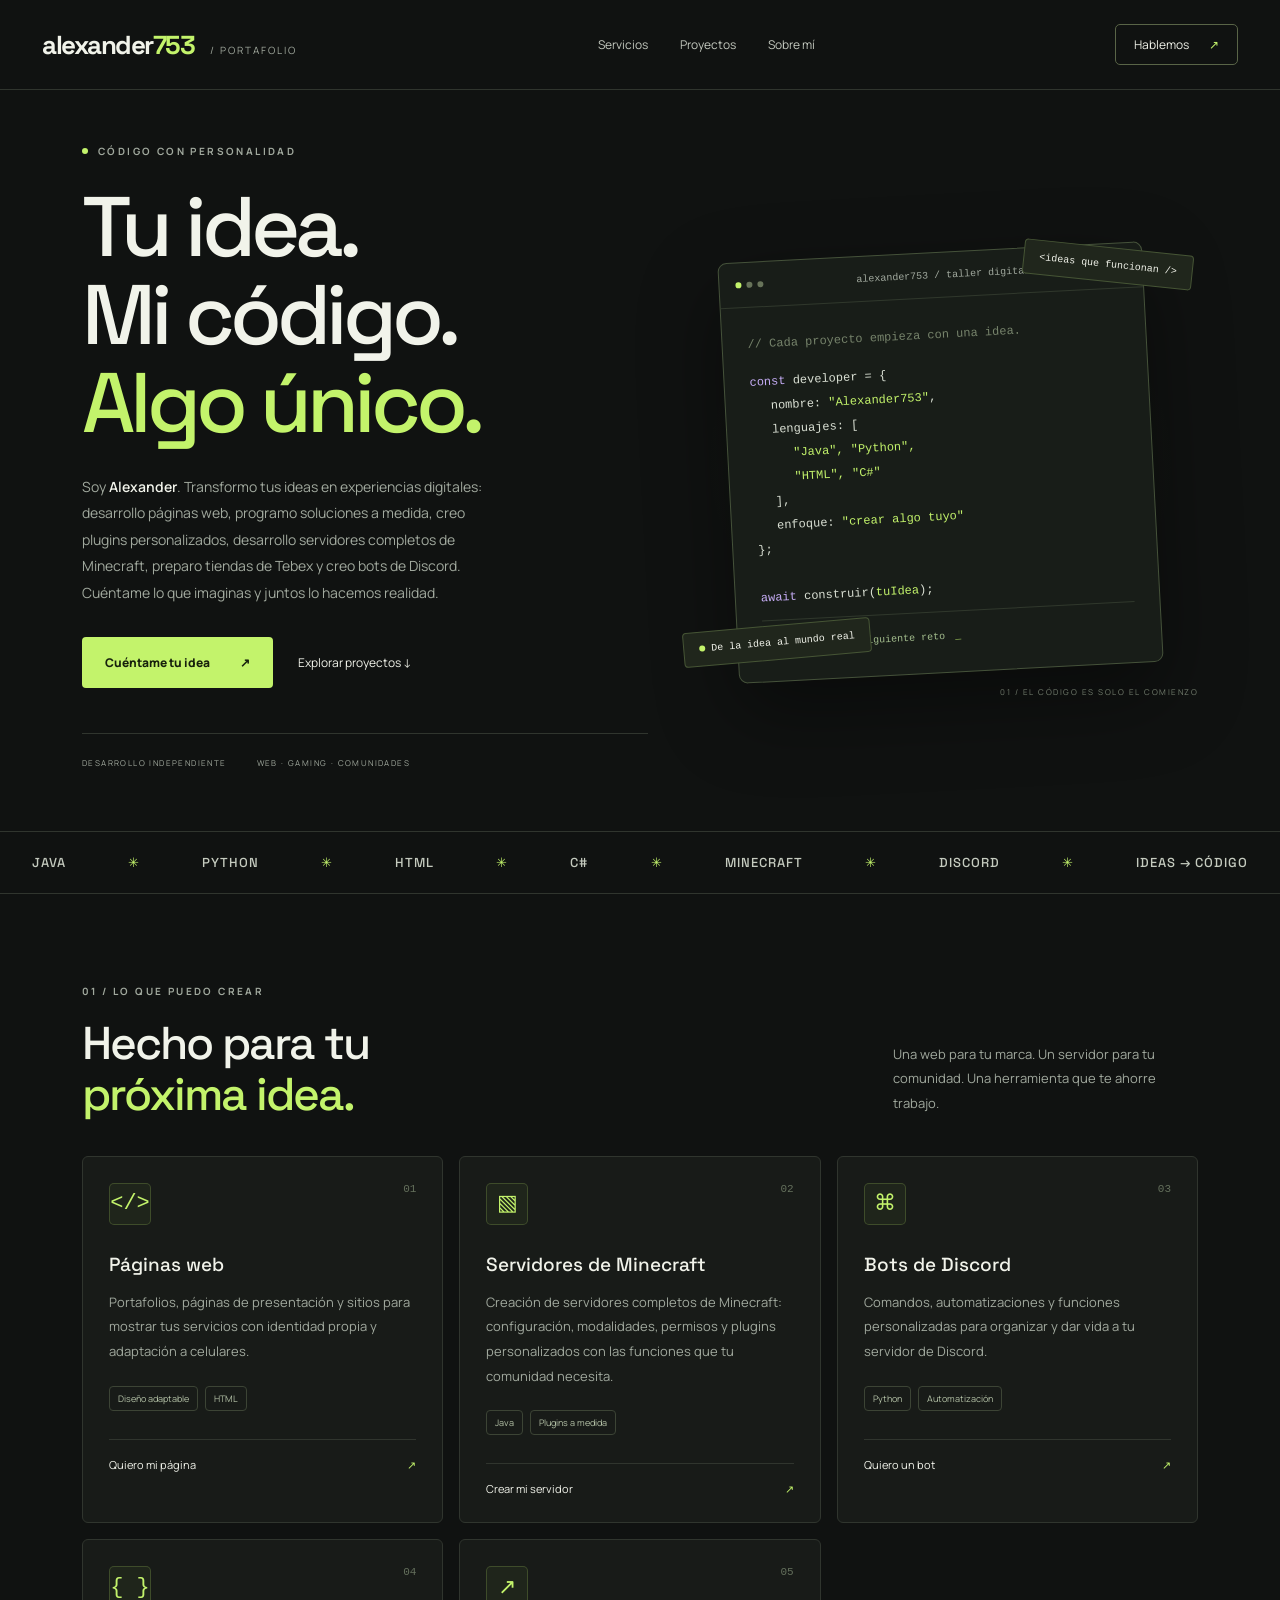
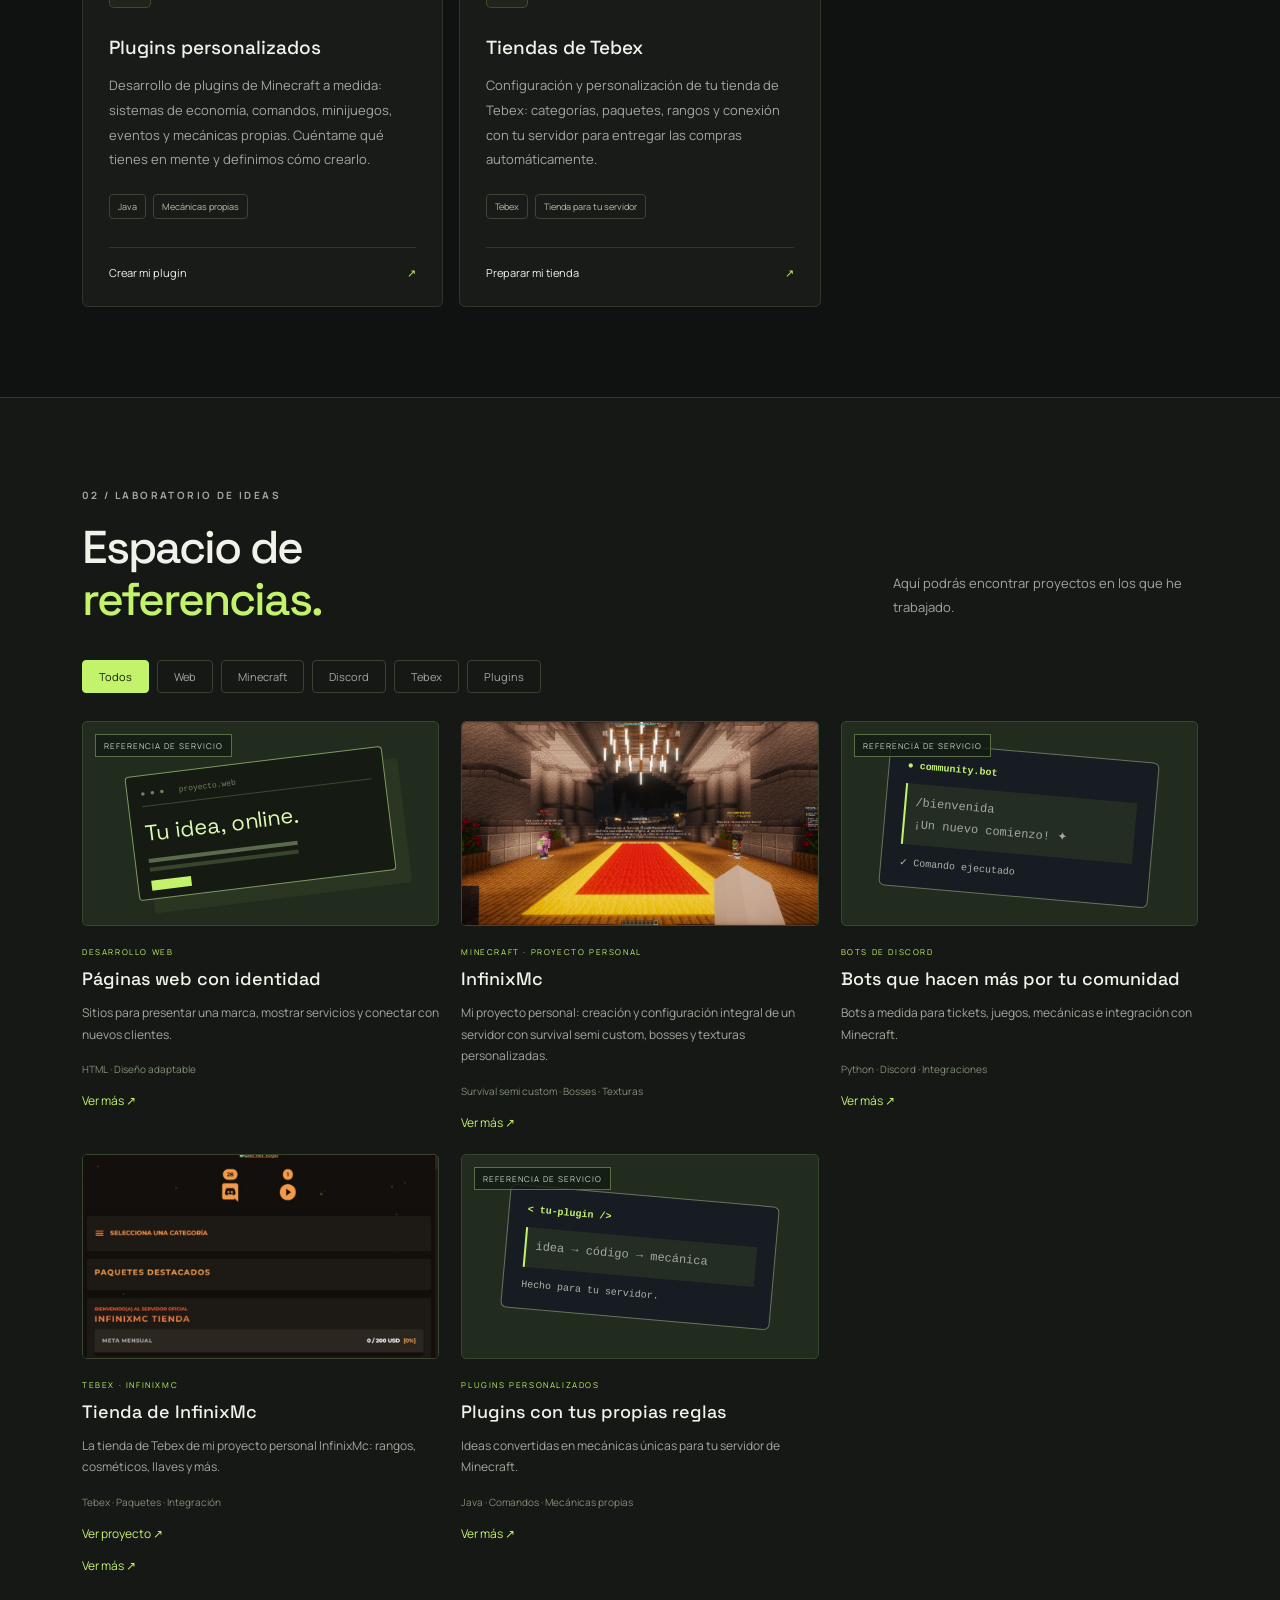
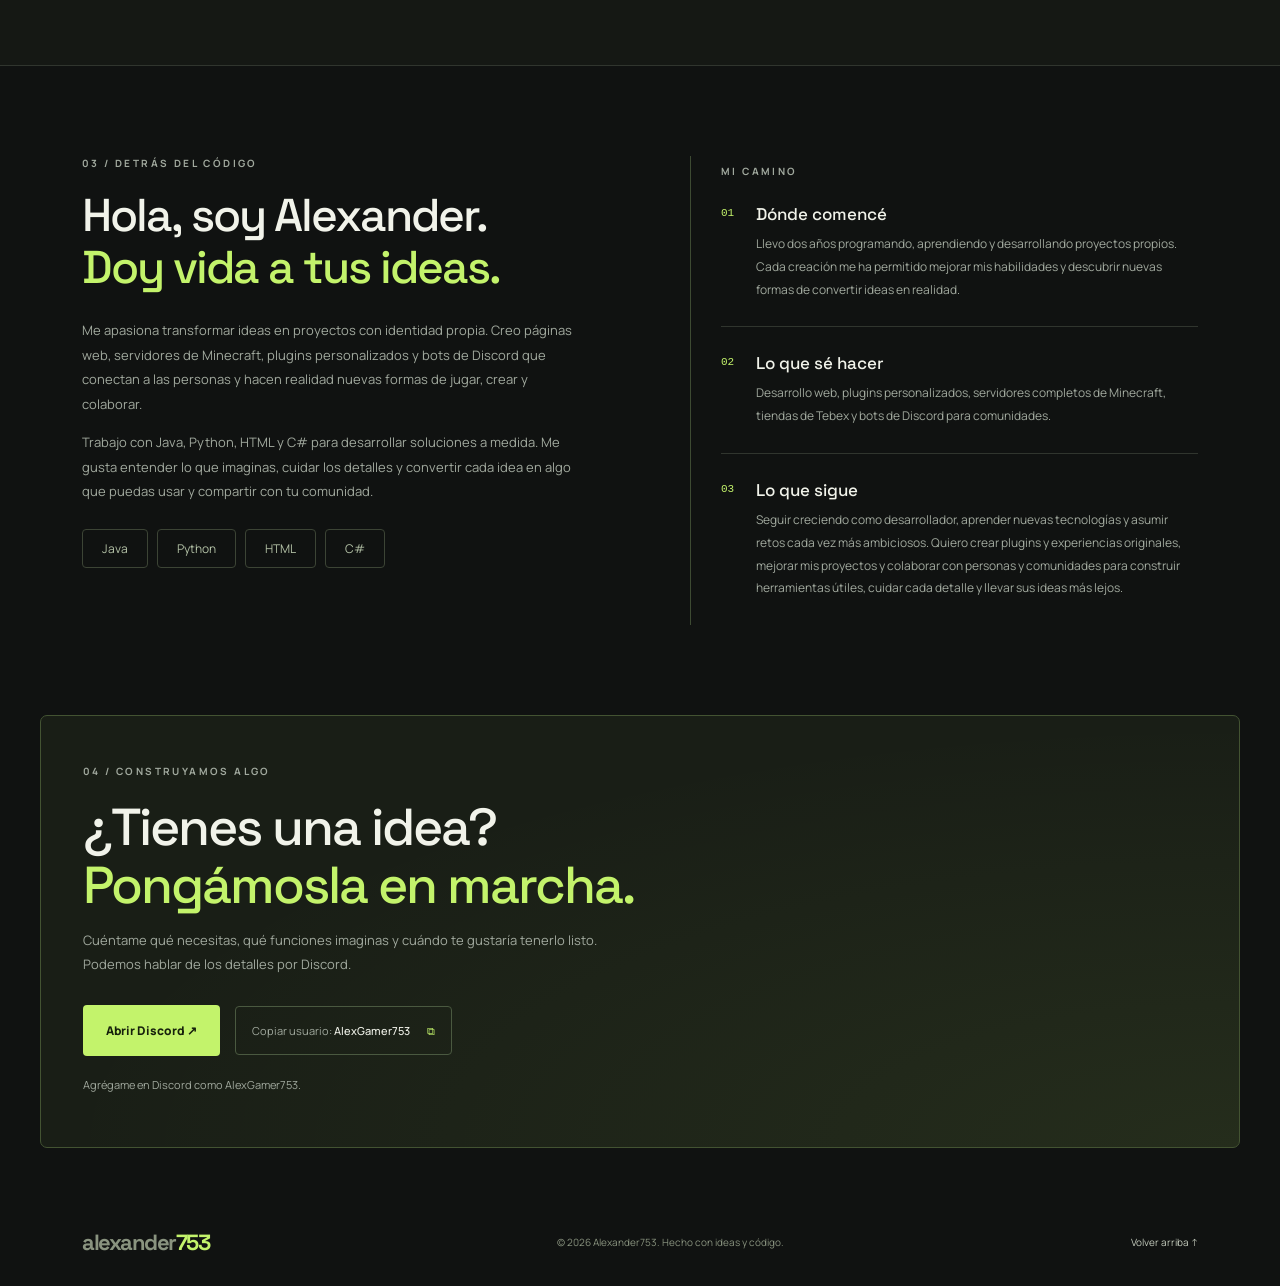
<file: index.html>
<!doctype html>
<html lang="es"><head><meta charset="UTF-8"><meta name="viewport" content="width=device-width,initial-scale=1"><meta name="description" content="Alexander753: desarrollo web, servidores de Minecraft y bots de Discord. Conoce mis servicios y hablemos de tu proyecto."><meta name="theme-color" content="#101211"><title>Alexander753 Portafolio</title><link rel="stylesheet" href="styles.css"><script defer src="config.js?v=20261017-2"></script><script defer src="app.js"></script></head>
<body><div id="progress" aria-hidden="true"></div><header><a class="brand" href="#inicio">alexander<span>753</span><small> / PORTAFOLIO</small></a><nav aria-label="Navegación principal"><a href="#servicios">Servicios</a><a href="#proyectos">Proyectos</a><a href="#sobre-mi">Sobre mí</a></nav><a class="nav-contact" href="#contacto">Hablemos <span>↗</span></a></header>
<main><section class="hero wrap" id="inicio"><div class="eyebrow"><i></i> CÓDIGO CON PERSONALIDAD</div><div class="hero-grid"><div><h1>Tu idea.<br>Mi código.<br><em>Algo único.</em></h1><p class="intro">Soy <strong>Alexander</strong>. Transformo tus ideas en experiencias digitales: desarrollo páginas web, programo soluciones a medida, creo plugins personalizados, desarrollo servidores completos de Minecraft, preparo tiendas de Tebex y creo bots de Discord. Cuéntame lo que imaginas y juntos lo hacemos realidad.</p><div class="actions"><a class="button" href="#contacto">Cuéntame tu idea <span>↗</span></a><a class="text-link" href="#proyectos">Explorar proyectos ↓</a></div><div class="hero-foot"><span>DESARROLLO INDEPENDIENTE</span><span>WEB · GAMING · COMUNIDADES</span></div></div><div class="visual"><div class="orbit orbit-one"></div><div class="orbit orbit-two"></div><span class="float-tag tag-top">&lt;ideas que funcionan /&gt;</span><div class="terminal"><div class="terminal-head"><span><b></b><b></b><b></b></span> alexander753 / taller digital <span>↗</span></div><div class="terminal-body"><div class="comment">// Cada proyecto empieza con una idea.</div><div><span class="purple">const</span> developer = {</div><div class="indent">nombre: <span class="lime">"Alexander753"</span>,</div><div class="indent">lenguajes: [</div><div class="indent twice lime">"Java", "Python",</div><div class="indent twice lime">"HTML", "C#"</div><div class="indent">],</div><div class="indent">enfoque: <span class="lime">"crear algo tuyo"</span></div><div>};</div><br><div><span class="purple">await</span> construir(<span class="lime">tuIdea</span>);</div><div class="terminal-result">✓ Listo para el siguiente reto<span class="cursor">_</span></div></div></div><span class="float-tag tag-bottom"><i></i> De la idea al mundo real</span><div class="visual-caption">01 / EL CÓDIGO ES SOLO EL COMIENZO</div></div></div></section>
<div class="tech-strip"><div>JAVA <span>✳</span> PYTHON <span>✳</span> HTML <span>✳</span> C# <span>✳</span> MINECRAFT <span>✳</span> DISCORD <span>✳</span> IDEAS → CÓDIGO</div></div>
<section class="wrap section" id="servicios"><div class="section-top"><div><div class="eyebrow">01 / LO QUE PUEDO CREAR</div><h2>Hecho para tu<br><em>próxima idea.</em></h2></div><p>Una web para tu marca. Un servidor para tu comunidad. Una herramienta que te ahorre trabajo.</p></div><div class="services"><article><span class="service-icon">&lt;/&gt;</span><span class="index">01</span><h3>Páginas web</h3><p>Portafolios, páginas de presentación y sitios para mostrar tus servicios con identidad propia y adaptación a celulares.</p><div class="tags"><span>Diseño adaptable</span><span>HTML</span></div><a href="#contacto" data-service="una página web">Quiero mi página <span>↗</span></a></article><article><span class="service-icon">▧</span><span class="index">02</span><h3>Servidores de Minecraft</h3><p>Creación de servidores completos de Minecraft: configuración, modalidades, permisos y plugins personalizados con las funciones que tu comunidad necesita.</p><div class="tags"><span>Java</span><span>Plugins a medida</span></div><a href="#contacto" data-service="un servidor de Minecraft">Crear mi servidor <span>↗</span></a></article><article><span class="service-icon">⌘</span><span class="index">03</span><h3>Bots de Discord</h3><p>Comandos, automatizaciones y funciones personalizadas para organizar y dar vida a tu servidor de Discord.</p><div class="tags"><span>Python</span><span>Automatización</span></div><a href="#contacto" data-service="un bot de Discord">Quiero un bot <span>↗</span></a></article><article><span class="service-icon">{ }</span><span class="index">04</span><h3>Plugins personalizados</h3><p>Desarrollo de plugins de Minecraft a medida: sistemas de economía, comandos, minijuegos, eventos y mecánicas propias. Cuéntame qué tienes en mente y definimos cómo crearlo.</p><div class="tags"><span>Java</span><span>Mecánicas propias</span></div><a href="#contacto" data-service="un plugin personalizado">Crear mi plugin <span>↗</span></a></article><article><span class="service-icon">↗</span><span class="index">05</span><h3>Tiendas de Tebex</h3><p>Configuración y personalización de tu tienda de Tebex: categorías, paquetes, rangos y conexión con tu servidor para entregar las compras automáticamente.</p><div class="tags"><span>Tebex</span><span>Tienda para tu servidor</span></div><a href="#contacto" data-service="una tienda de Tebex">Preparar mi tienda <span>↗</span></a></article></div></section>
<section class="project-section" id="proyectos"><div class="wrap section"><div class="section-top"><div><div class="eyebrow">02 / LABORATORIO DE IDEAS</div><h2>Espacio de<br><em>referencias.</em></h2></div><p>Aquí podrás encontrar proyectos en los que he trabajado.</p></div><div class="filters" role="group" aria-label="Filtrar proyectos"><button class="active" data-filter="all" aria-pressed="true">Todos</button><button data-filter="web" aria-pressed="false">Web</button><button data-filter="minecraft" aria-pressed="false">Minecraft</button><button data-filter="discord" aria-pressed="false">Discord</button><button data-filter="tebex" aria-pressed="false">Tebex</button><button data-filter="plugins" aria-pressed="false">Plugins</button></div><div id="project-grid" class="projects"></div></div></section>
<section class="wrap section about" id="sobre-mi"><div><div class="eyebrow">03 / DETRÁS DEL CÓDIGO</div><h2>Hola, soy Alexander.<br><em>Doy vida a tus ideas.</em></h2><p data-bio>Me apasiona transformar ideas en proyectos con identidad propia. Creo páginas web, servidores de Minecraft, plugins personalizados y bots de Discord que conectan a las personas y hacen realidad nuevas formas de jugar, crear y colaborar.</p><p>Trabajo con Java, Python, HTML y C# para desarrollar soluciones a medida. Me gusta entender lo que imaginas, cuidar los detalles y convertir cada idea en algo que puedas usar y compartir con tu comunidad.</p><div class="skills"><span>Java</span><span>Python</span><span>HTML</span><span>C#</span></div></div><div class="journey"><div class="eyebrow">MI CAMINO</div><article><span>01</span><div><h3>Dónde comencé</h3><p data-story>Llevo dos años programando, aprendiendo y desarrollando proyectos propios. Cada creación me ha permitido mejorar mis habilidades y descubrir nuevas formas de convertir ideas en realidad.</p></div></article><article><span>02</span><div><h3>Lo que sé hacer</h3><p>Desarrollo web, plugins personalizados, servidores completos de Minecraft, tiendas de Tebex y bots de Discord para comunidades.</p></div></article><article><span>03</span><div><h3>Lo que sigue</h3><p>Seguir creciendo como desarrollador, aprender nuevas tecnologías y asumir retos cada vez más ambiciosos. Quiero crear plugins y experiencias originales, mejorar mis proyectos y colaborar con personas y comunidades para construir herramientas útiles, cuidar cada detalle y llevar sus ideas más lejos.</p></div></article></div></section>
<section class="wrap contact" id="contacto"><div class="eyebrow">04 / CONSTRUYAMOS ALGO</div><h2>¿Tienes una idea?<br><em>Pongámosla en marcha.</em></h2><p>Cuéntame qué necesitas, qué funciones imaginas y cuándo te gustaría tenerlo listo. Podemos hablar de los detalles por Discord.</p><div class="contact-actions"><a class="button" id="discord-link" href="https://discord.com/app" target="_blank" rel="noopener noreferrer">Abrir Discord ↗</a><button class="copy-button" id="copy-discord">Copiar usuario: <strong>AlexGamer753</strong> <span>⧉</span></button></div><p class="contact-note" id="contact-status" role="status">Agrégame en Discord como AlexGamer753.</p></section></main><footer class="wrap"><a class="brand" href="#inicio">alexander<span>753</span></a><span>© <span id="year"></span> Alexander753. Hecho con ideas y código.</span><a href="#inicio">Volver arriba ↑</a></footer></body></html>
</file>
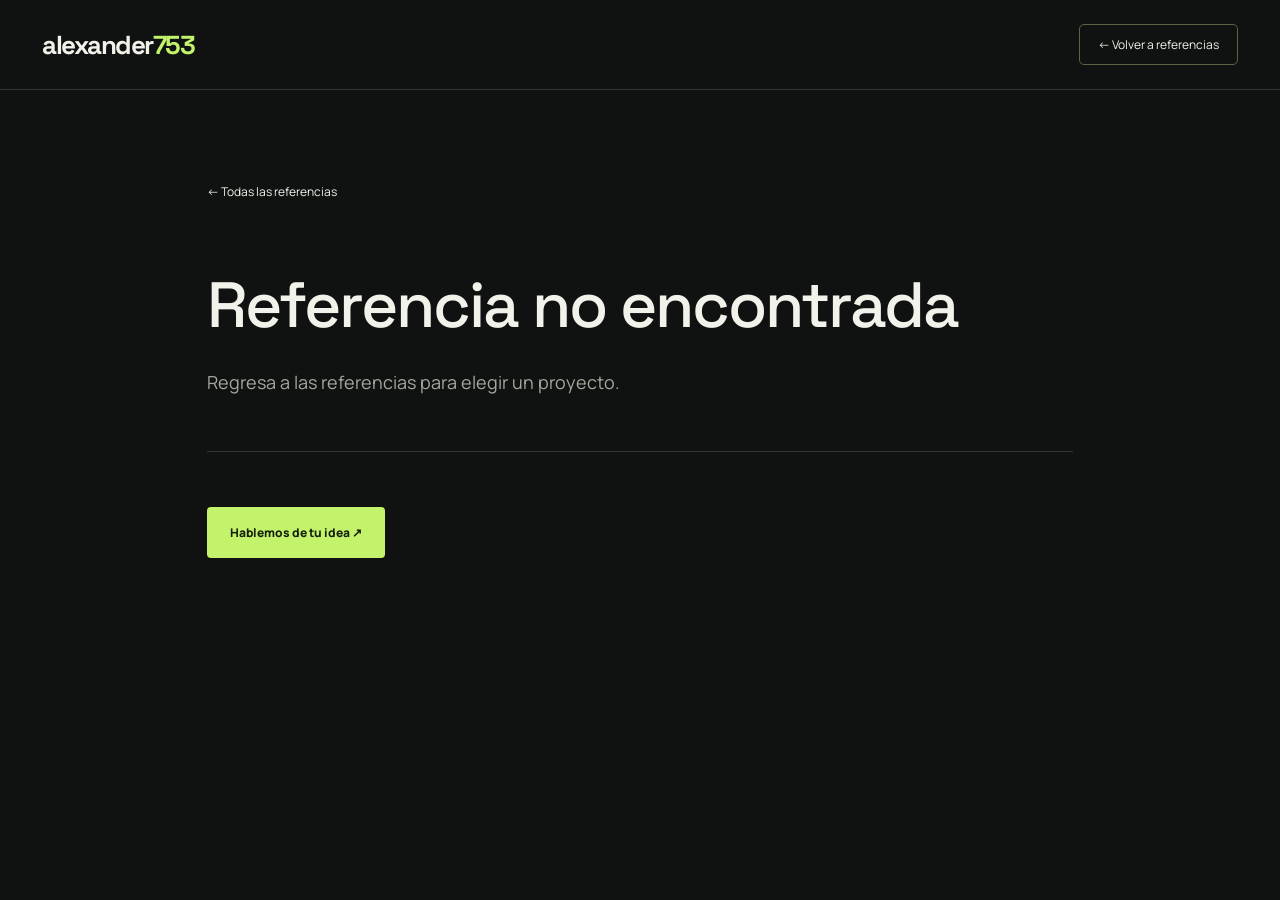
<file: referencia.html>
<!doctype html><html lang="es"><head><meta charset="utf-8"><meta name="viewport" content="width=device-width,initial-scale=1"><title>Referencia | Alexander753</title><link rel="stylesheet" href="styles.css"><script defer src="config.js"></script><script defer src="referencia.js"></script></head><body><header><a class="brand" href="index.html">alexander<span>753</span></a><a class="nav-contact" href="index.html#proyectos">← Volver a referencias</a></header><main class="wrap section detail"><a class="text-link" href="index.html#proyectos">← Todas las referencias</a><div class="eyebrow" id="detail-label"></div><h1 id="detail-title">Referencia</h1><p class="detail-intro" id="detail-context"></p><div class="tags" id="detail-tech"></div><h2>El proyecto en detalle</h2><ul id="detail-points"></ul><p id="detail-extra"></p><p class="detail-note" id="detail-note"></p><a class="button" href="index.html#contacto">Hablemos de tu idea ↗</a></main></body></html>
</file>
<file: styles.css>
@import url('https://fonts.googleapis.com/css2?family=Space+Grotesk:wght@400;500;600;700&family=Manrope:wght@400;500;600;700;800&display=swap');
:root{--bg:#101211;--panel:#181b18;--line:#30352e;--muted:#a1a99e;--lime:#c3f36b;--white:#f1f3ea}*{box-sizing:border-box}html{scroll-behavior:smooth;scroll-padding-top:100px;scrollbar-color:var(--lime) var(--bg);scrollbar-width:auto}body{margin:0;background:var(--bg);color:var(--white);font:15px 'Manrope',sans-serif}a{color:inherit;text-decoration:none}button{font:inherit;cursor:pointer}button,a{-webkit-tap-highlight-color:transparent}a:focus-visible,button:focus-visible{outline:2px solid var(--lime);outline-offset:6px}::selection{background:var(--lime);color:var(--bg)}::-webkit-scrollbar{width:10px}::-webkit-scrollbar-track{background:var(--bg)}::-webkit-scrollbar-thumb{background:#8cae50;border:2px solid var(--bg);border-radius:10px}#progress{position:fixed;top:0;left:0;height:3px;background:var(--lime);z-index:20;width:0}.wrap{max-width:1200px;margin:auto;padding-left:42px;padding-right:42px}header{height:90px;display:flex;align-items:center;justify-content:space-between;max-width:1360px;margin:auto;padding:0 42px;border-bottom:1px solid var(--line)}.brand{font:700 26px 'Space Grotesk',sans-serif;letter-spacing:-1.5px}.brand span{color:var(--lime)}.brand small{font:10px 'Manrope',sans-serif;letter-spacing:2px;color:var(--muted);margin-left:12px}nav{display:flex;gap:32px;font-size:12px;color:#c4c9bf}nav a:hover,.text-link:hover{color:var(--lime)}.nav-contact{font-size:12px;border:1px solid #596447;border-radius:5px;padding:11px 18px}.nav-contact span{margin-left:18px;color:var(--lime)}.hero{padding-top:54px;padding-bottom:38px}.eyebrow{font-size:10px;letter-spacing:2.4px;font-weight:700;color:var(--muted);display:flex;align-items:center;gap:10px}.eyebrow i,.float-tag i{width:6px;height:6px;display:inline-block;background:var(--lime);border-radius:50%}.hero-grid{display:grid;grid-template-columns:1.1fr 1fr;gap:35px;align-items:center}h1{font:500 clamp(56px,6.6vw,88px)/1.04 'Space Grotesk',sans-serif;letter-spacing:-5px;margin:26px 0}em{font-style:normal;color:var(--lime)}.intro{color:var(--muted);max-width:410px;line-height:1.9;font-size:14px}.intro strong{color:var(--white);font-weight:600}.actions{display:flex;gap:25px;align-items:center;margin-top:30px}.button{background:var(--lime);color:#17210c;padding:17px 23px;border-radius:4px;font-size:12px;font-weight:800;display:inline-flex;gap:30px;align-items:center;transition:transform .2s,background .2s}.button:hover{background:#d3ff8a;transform:translateY(-2px)}.text-link{font-size:12px}.hero-foot{border-top:1px solid var(--line);display:flex;gap:30px;margin-top:45px;padding-top:23px;font-size:8px;letter-spacing:1.4px;color:var(--muted)}.visual{position:relative;min-height:440px;display:flex;align-items:center;justify-content:center;background:radial-gradient(ellipse,#8db24915,transparent 65%)}.orbit{position:absolute;border:1px solid #a2be6320;border-radius:50%;width:400px;height:400px;transform:rotate(-25deg)}.orbit-two{width:470px;height:250px;transform:rotate(-40deg)}.terminal{position:relative;width:100%;max-width:425px;background:#181d18;border:1px solid #45523a;border-radius:9px;box-shadow:0 30px 80px #0006;transform:rotate(-3deg)}.terminal-head{border-bottom:1px solid #30382c;padding:16px;font:10px monospace;color:var(--muted);display:flex;justify-content:space-between;align-items:center}.terminal-head b{display:inline-block;width:6px;height:6px;border-radius:50%;background:#677359;margin-right:5px}.terminal-head b:first-child{background:var(--lime)}.terminal-body{padding:25px;font:12px/2 monospace;color:#dae0d4}.comment{color:#76836b;margin-bottom:14px}.indent{padding-left:20px}.twice{padding-left:40px}.purple{color:#c6adf6}.lime{color:var(--lime)}.terminal-result{color:#a4be8e;border-top:1px solid #30382c;padding-top:15px;margin-top:10px;font-size:10px}.cursor{color:var(--lime);margin-left:10px}.float-tag{position:absolute;background:#20261c;border:1px solid #465535;padding:11px 15px;z-index:2;font:10px monospace;border-radius:4px}.tag-top{right:5px;top:4px;transform:rotate(6deg)}.tag-bottom{bottom:23px;left:0;transform:rotate(-5deg)}.visual-caption{position:absolute;bottom:-14px;right:0;font-size:8px;letter-spacing:1.5px;color:#737d6e}.tech-strip{border-block:1px solid var(--line);padding:22px 0;overflow:hidden;margin-top:25px}.tech-strip>div{display:flex;justify-content:space-evenly;gap:30px;white-space:nowrap;font:500 13px 'Space Grotesk',sans-serif;letter-spacing:1px;color:#c5cbbf}.tech-strip span{color:var(--lime)}.section{padding-top:90px;padding-bottom:90px}.section-top{display:flex;justify-content:space-between;align-items:end;gap:40px;margin-bottom:35px}h2{font:500 46px/1.12 'Space Grotesk',sans-serif;letter-spacing:-2px;margin:20px 0 0}.section-top>p{max-width:305px;color:var(--muted);font-size:13px;line-height:1.9;margin:0 0 5px}.services{display:grid;grid-template-columns:repeat(3,1fr);gap:16px}.services article{background:var(--panel);border:1px solid var(--line);border-radius:6px;padding:26px;position:relative;transition:border-color .2s}.services article:hover{border-color:#809757}.service-icon{display:inline-flex;width:42px;height:42px;align-items:center;justify-content:center;background:#c3f36b0c;color:var(--lime);border:1px solid #c3f36b30;border-radius:5px;font:22px monospace}.index{float:right;font:11px monospace;color:#64705c}h3{font:500 19px 'Space Grotesk',sans-serif;margin:27px 0 12px}.services p,.about p{font-size:13px;color:var(--muted);line-height:1.9}.tags{display:flex;gap:7px;margin:22px 0 28px}.tags span,.skills span{border:1px solid #3c4435;border-radius:4px;color:#b4c2a7;font-size:9px;padding:5px 8px}.services article>a{display:flex;justify-content:space-between;font-size:11px;border-top:1px solid var(--line);padding-top:17px}.services article>a span{color:var(--lime)}.project-section{background:#151814;border-block:1px solid var(--line)}.filters{display:flex;gap:8px;margin-bottom:28px}.filters button{border:1px solid #394231;background:transparent;color:var(--muted);border-radius:4px;padding:8px 16px;font-size:11px}.filters .active{background:var(--lime);border-color:var(--lime);color:#17210c}.projects{display:grid;grid-template-columns:repeat(3,1fr);gap:22px}.project[hidden]{display:none}.project-art{height:205px;border:1px solid #38452f;background:#222c1e;overflow:hidden;position:relative;border-radius:5px;display:flex;align-items:center;justify-content:center}.project-art img{width:100%;height:100%;object-fit:cover}.demo-label{position:absolute;top:12px;left:12px;font-size:8px;letter-spacing:1px;background:#111b12cc;color:#c5d4bd;padding:5px 8px;border:1px solid #5b6e46;z-index:1}.mini-browser{width:73%;height:125px;border:1px solid #7d9860;border-radius:4px;background:#151b12;transform:rotate(-7deg);padding:13px;box-shadow:14px 14px 0 #c3f36b0b}.mini-top{color:#71835f;font:8px monospace;border-bottom:1px solid #3a4930;padding-bottom:8px}.mini-title{font:22px 'Space Grotesk';margin:12px 0;color:#def9b5}.mini-lines{height:4px;width:65%;background:#5b6a4c;box-shadow:0 9px #37452d}.mini-button{background:var(--lime);width:40px;height:10px;margin-top:18px}.blocks{display:flex;gap:4px;align-items:end;transform:rotate(-12deg)}.blocks i{display:block;width:49px;height:57px;background:linear-gradient(#a6cc67 0 25%,#536e37 25% 35%,#37492c 35%);border:1px solid #7e9d56;box-shadow:10px 10px 0 #14220f}.blocks i:nth-child(2){height:95px}.blocks i:nth-child(3){height:75px}.bot-demo{width:76%;background:#171c22;padding:18px;border:1px solid #66745d;border-radius:6px;transform:rotate(5deg);font:10px monospace;color:#aab4a6}.bot-demo b{color:var(--lime)}.bot-demo p{background:#242d23;padding:9px;border-left:2px solid var(--lime);line-height:1.8}.project-label{color:var(--lime);font-size:8px;letter-spacing:1.6px;margin-top:20px}.project h3{margin:10px 0;font-size:18px}.project p{color:var(--muted);font-size:12px;line-height:1.8}.project small{color:#818f76;font-size:10px}.project-link{display:inline-block;color:var(--lime);font-size:12px;margin-top:14px}.about{display:grid;grid-template-columns:1fr 1fr;gap:100px}.about h2{margin-bottom:25px}.skills{display:flex;gap:9px;margin-top:25px}.skills span{font-size:12px;padding:10px 19px}.journey{border-left:1px solid #3d4a32;padding:8px 0 0 30px}.journey article{display:flex;gap:22px;border-bottom:1px solid var(--line);padding:25px 0}.journey article:last-child{border:0}.journey article>span{font:11px monospace;color:var(--lime);padding-top:4px}.journey h3{font-size:17px;margin:0 0 8px}.journey p{margin:0;font-size:12px}.contact{background:radial-gradient(ellipse at right bottom,#c3f36b12,transparent 70%),#191e16;border:1px solid #435332;border-radius:7px;padding-top:48px;padding-bottom:40px;margin-bottom:65px}.contact h2{font-size:52px}.contact>p{max-width:560px;font-size:13px;line-height:1.9;color:var(--muted)}.contact-actions{display:flex;gap:15px;margin-top:28px;align-items:center;flex-wrap:wrap}.copy-button{border:1px solid #4a5940;background:transparent;border-radius:4px;color:var(--muted);font-size:11px;padding:16px}.copy-button strong{color:var(--white);font-weight:500}.copy-button span{margin-left:15px;color:var(--lime)}.contact .contact-note{font-size:11px;margin-top:19px}footer{display:flex;align-items:center;justify-content:space-between;padding-bottom:30px;padding-top:15px;color:#89937f;font-size:10px}footer .brand{font-size:22px}footer>a:last-child{color:#c4cbbd}@media(min-width:1500px){.hero{padding-top:75px;padding-bottom:65px}}@media(max-width:900px){.wrap{padding-left:25px;padding-right:25px}header{padding:0 25px}.brand small{display:none}.hero-grid{gap:25px}h1{font-size:64px;letter-spacing:-3px}.terminal-body{font-size:10px;padding:20px}.visual{min-height:390px}.orbit{width:300px;height:300px}.orbit-two{width:330px;height:200px}.services article{padding:20px}.about{gap:45px}.hero-foot{gap:10px;font-size:7px}.actions{gap:15px}.button{gap:15px}.projects{gap:15px}.contact{margin-inline:25px}.tech-strip>div{justify-content:flex-start;padding-inline:25px}}@media(max-width:650px){header{height:76px;flex-wrap:wrap;gap:10px}.brand{font-size:22px}nav{gap:15px;font-size:10px}.nav-contact{display:none}.hero{padding-top:32px}.hero-grid{grid-template-columns:1fr}h1{font-size:66px}.hero .intro{max-width:100%}.hero-foot{justify-content:space-between}.visual{margin:18px 10px 10px;min-height:360px}.terminal{max-width:360px}.terminal-body{font-size:11px;padding:21px}.tag-top{top:-8px}.tag-bottom{bottom:7px}.visual-caption{bottom:-15px}.section{padding-block:60px}.section-top{display:block}.section-top>p{margin-top:23px;max-width:100%}h2{font-size:39px}.services,.projects{grid-template-columns:1fr;gap:24px}.services article{padding:26px}.services p{max-width:100%}.project-art{height:230px}.about{grid-template-columns:1fr;gap:40px}.contact{padding:30px 24px;margin-bottom:35px}.contact h2{font-size:36px}.contact-actions{align-items:stretch;flex-direction:column}.contact-actions .button{justify-content:space-between}.copy-button{padding-inline:10px;font-size:10px}footer{gap:20px;flex-wrap:wrap}footer>span{order:3;width:100%}.filters{gap:6px}.filters button{padding:8px 12px}}@media(prefers-reduced-motion:reduce){html{scroll-behavior:auto}*,*::before,*::after{transition:none!important}}

.filters{flex-wrap:wrap}.detail{max-width:950px;min-height:80vh}.detail .eyebrow{margin-top:45px}.detail h1{font-size:clamp(38px,6vw,64px);letter-spacing:-2px;overflow-wrap:anywhere}.detail-intro{font-size:18px;line-height:1.9;color:var(--muted);max-width:760px}.detail h2{font-size:30px;margin-top:40px}.detail ul{padding-left:22px;line-height:1.9;color:var(--muted)}.detail li{padding:9px 0}.detail li::marker{color:var(--lime)}#detail-extra{color:var(--muted);line-height:1.9}.detail-note{font-size:12px;color:var(--muted);border-top:1px solid var(--line);padding-top:25px;margin:30px 0}.detail .tags{color:var(--lime);font-size:12px}

.detail-image{display:block;width:100%;height:auto;border:1px solid var(--line);border-radius:6px;margin:28px 0}
</file>
